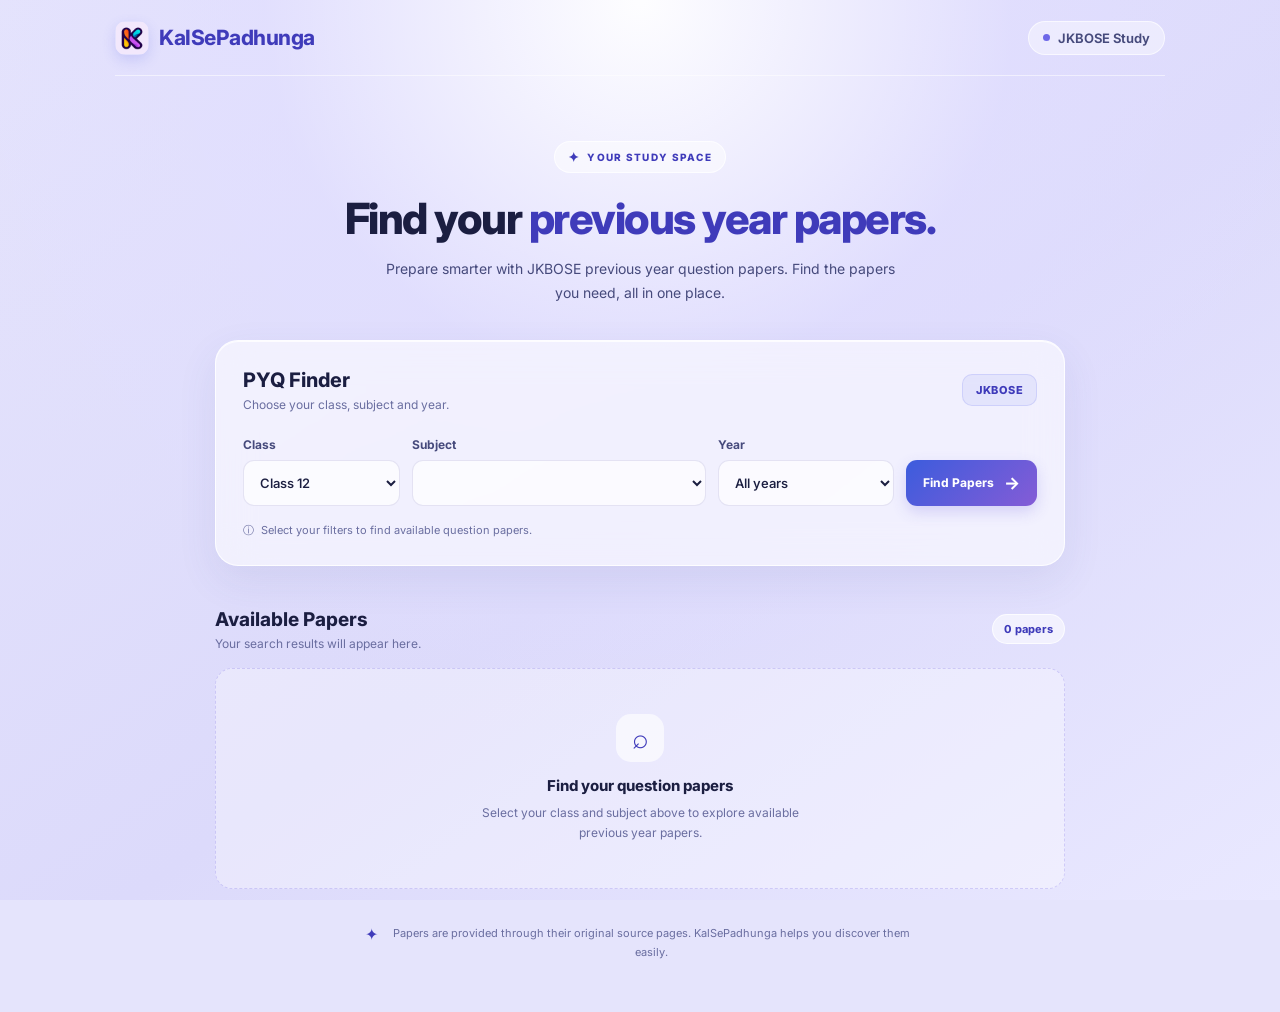
<file: kalsepadhunga/index.html>
<!DOCTYPE html>
<html lang="en-IN">
<head>
    <meta charset="UTF-8">
    <meta name="viewport" content="width=device-width, initial-scale=1.0">

    <!-- Primary SEO -->
    <title>KalSePadhunga | JKBOSE Previous Year Question Papers</title>

    <meta
        name="description"
        content="Find JKBOSE Class 11 and Class 12 previous year question papers easily. Explore question papers by class, subject and year with KalSePadhunga."
    >

    <meta name="robots" content="index, follow">
    <meta name="theme-color" content="#e5e4fc">
    <meta name="application-name" content="KalSePadhunga">

    <link rel="canonical" href="https://kalsepadhunga.netlify.app/">

    <!-- Open Graph / Social Sharing -->
    <meta property="og:type" content="website">
    <meta property="og:site_name" content="KalSePadhunga">
    <meta
        property="og:title"
        content="KalSePadhunga | JKBOSE Previous Year Question Papers"
    >
    <meta
        property="og:description"
        content="Find JKBOSE previous year question papers by class, subject and year. Your papers, all in one place."
    >
    <meta property="og:image" content="https://kalsepadhunga.netlify.app/assets/logo.png">
    <meta property="og:image:alt" content="KalSePadhunga - JKBOSE PYQ Finder">

    <!-- Twitter Card -->
    <meta name="twitter:card" content="summary">
    <meta
        name="twitter:title"
        content="KalSePadhunga | JKBOSE PYQ Finder"
    >
    <meta
        name="twitter:description"
        content="Find JKBOSE previous year question papers easily with KalSePadhunga."
    >
    <meta name="twitter:image" content="https://kalsepadhunga.netlify.app/assets/logo.png">

    <!-- Favicons -->
    <link rel="icon" href="assets/favicon_io/favicon.ico" sizes="any">
    <link
        rel="icon"
        type="image/png"
        sizes="16x16"
        href="assets/favicon_io/favicon-16x16.png"
    >
    <link
        rel="icon"
        type="image/png"
        sizes="32x32"
        href="assets/favicon_io/favicon-32x32.png"
    >
    <link
        rel="apple-touch-icon"
        sizes="180x180"
        href="assets/favicon_io/apple-touch-icon.png"
    >
    <!-- <link rel="manifest" href="assets/favicon_io/site.webmanifest"> -->

    <!-- Android icons are referenced through site.webmanifest -->

    <!-- Fonts -->
    <link rel="preconnect" href="https://fonts.googleapis.com">
    <link rel="preconnect" href="https://fonts.gstatic.com" crossorigin>

    <link
        href="https://fonts.googleapis.com/css2?family=Inter:wght@400;500;600;700;800&display=swap"
        rel="stylesheet"
    >

    <!-- Stylesheet -->
    <link rel="stylesheet" href="css/style.css">

    <script>
        !function(t,e){var o,n,p,r;e.__SV||(window.posthog && window.posthog.__loaded)||(window.posthog=e,e._i=[],e.init=function(i,s,a){function g(t,e){var o=e.split(".");2==o.length&&(t=t[o[0]],e=o[1]),t[e]=function(){t.push([e].concat(Array.prototype.slice.call(arguments,0)))}}p||((p=t.createElement("script")).type="text/javascript",p.crossOrigin="anonymous",p.async=!0,p.src=s.api_host.replace(".i.posthog.com","-assets.i.posthog.com")+"/static/array.js",p.onerror=function(){p=null},(r=t.getElementsByTagName("script")[0]).parentNode.insertBefore(p,r));var u=e;for(void 0!==a?u=e[a]=[]:a="posthog",u.people=u.people||[],Object.defineProperty(u,"toString",{configurable:!0,enumerable:!0,writable:!0,value:function(t){var e="posthog";return"posthog"!==a&&(e+="."+a),t||(e+=" (stub)"),e}}),Object.defineProperty(u.people,"toString",{configurable:!0,enumerable:!0,writable:!0,value:function(){return u.toString(1)+".people (stub)"}}),o="Hh Wh Vh Gh Zh Xh init Ad Rd $d Td Ld Oc Ed Dd kd Hd Ud Wd Vd Gd Jd capture getExtension Pd Rr Md Id calculateEventProperties Zd Kd register register_once register_for_session unregister unregister_for_session iv xd Xd getFeatureFlag getFeatureFlagPayload getFeatureFlagResult getAllFeatureFlags isFeatureEnabled reloadFeatureFlags updateFlags updateEarlyAccessFeatureEnrollment getEarlyAccessFeatures on onFeatureFlags onSurveysLoaded onSessionId getSurveys getActiveMatchingSurveys onActiveMatchingSurveysChanged renderSurvey displaySurvey cancelPendingSurvey canRenderSurvey canRenderSurveyAsync nv identify setPersonProperties unsetPersonProperties group resetGroups setPersonPropertiesForFlags resetPersonPropertiesForFlags setGroupPropertiesForFlags resetGroupPropertiesForFlags reset sv shutdown setIdentity clearIdentity get_distinct_id getGroups get_session_id get_session_replay_url alias set_config startSessionRecording stopSessionRecording sessionRecordingStarted captureException addExceptionStep captureLog startExceptionAutocapture stopExceptionAutocapture loadToolbar get_property getSessionProperty tv qd createPersonProfile setInternalOrTestUser ev rd nd opt_in_capturing opt_out_capturing sd has_opted_in_capturing has_opted_out_capturing get_explicit_consent_status is_capturing clear_opt_in_out_capturing Nd debug Fc Ds getPageViewId captureTraceFeedback captureTraceMetric bd".split(" "),n=0;n<o.length;n++)g(u,o[n]);e._i.push([i,s,a])},e.__SV=1)}(document,window.posthog||[]);
        posthog.init('phc_kqQKDsg3aTWwnSfMChhKhD78PDNbh2MAkoieXRM9ZcQ7', {
            api_host: 'https://us.i.posthog.com',
            defaults: '2026-05-30',
            person_profiles: 'identified_only', // or 'always' to create profiles for anonymous users as well
        })
    </script>

</head>

<body>

    <main class="study-page">

        <!-- Header -->
        <header class="study-header">

            <a href="index.html" class="study-brand" aria-label="KalSePadhunga Home">
                <span class="brand-mark">
                    <img
                        src="assets/favicon_io/android-chrome-192x192.png"
                        alt="KalSePadhunga Logo"
                        width="32"
                        height="32" 
                    />
                </span>
                <span>KalSePadhunga</span>
            </a>

            <div class="study-header-label">
                <span class="header-dot"></span>
                JKBOSE Study
            </div>

        </header>


        <!-- Main Content -->
        <section class="study-container">

            <!-- Intro -->
            <div class="study-intro">

                <div class="study-eyebrow">
                    <span class="eyebrow-icon">✦</span>
                    YOUR STUDY SPACE
                </div>

                <h1>
                    Find your <span>previous year papers.</span>
                </h1>

                <p>
                    Prepare smarter with JKBOSE previous year question papers.
                    Find the papers you need, all in one place.
                </p>

            </div>


            <!-- Finder -->
            <section class="finder-card" aria-labelledby="finderTitle">

                <div class="finder-heading">

                    <div>
                        <h2 id="finderTitle">PYQ Finder</h2>
                        <p>Choose your class, subject and year.</p>
                    </div>

                    <div class="board-badge">
                        JKBOSE
                    </div>

                </div>


                <form id="pyqForm" class="finder-form">

                    <div class="filter-group">
                        <label for="classFilter">Class</label>

                        <select id="classFilter" required>
                            <option value="12" selected>Class 12</option>
                            <option value="11">Class 11</option>
                        </select>
                    </div>


                    <div class="filter-group subject-filter">
                        <label for="subjectFilter">Subject</label>

                        <select id="subjectFilter">
                            <option value="All">All</option>
                        </select>
                    </div>


                    <div class="filter-group">
                        <label for="yearFilter">Year</label>

                        <select id="yearFilter">
                            <option value="">All years</option>
                        </select>
                    </div>


                    <button
                        type="submit"
                        id="searchButton"
                        class="search-button"
                    >
                        <span class="search-button-text">Find Papers</span>
                        <span class="search-arrow">→</span>
                    </button>

                </form>


                <div class="finder-note">
                    <span>ⓘ</span>
                    Select your filters to find available question papers.
                </div>

            </section>


            <!-- Results -->
            <section
                class="results-section"
                aria-labelledby="resultsTitle"
            >

                <div class="results-header">

                    <div>
                        <h2 id="resultsTitle">Available Papers</h2>
                        <p id="resultsSubtitle">
                            Your search results will appear here.
                        </p>
                    </div>

                    <span
                        id="resultsCount"
                        class="results-count"
                    >
                        0 papers
                    </span>

                </div>


                <div
                    id="resultsContainer"
                    class="results-container"
                    aria-live="polite"
                    aria-atomic="false"
                >

                    <div class="empty-state">

                        <div class="empty-icon">⌕</div>

                        <h3>Find your question papers</h3>

                        <p>
                            Select your class and subject above to explore
                            available previous year papers.
                        </p>

                    </div>

                </div>

            </section>


            <!-- Footer note -->
            <div class="study-footer-note">

                <span>✦</span>

                <p>
                    Papers are provided through their original source pages.
                    KalSePadhunga helps you discover them easily.
                </p>

            </div>

        </section>

    </main>


    <!-- JavaScript -->
    <script src="js/app.js" defer></script>
    

</body>
</html>
</file>
<file: kalsepadhunga/css/style.css>
/* Predictable sizing prevents padding/borders from increasing element width. */
*,
*::before,
*::after {
    box-sizing: border-box;
}

html,
body {
    width: 100%;
    max-width: 100%;
    margin: 0;
    overflow-x: clip;
}

html,
body,
button,
input,
select,
textarea {
    font-family: 'Inter', sans-serif;
}

body {
    min-height: 100vh;
    font-weight: 400;
    color: var(--text-primary, #252743);

    /* Keep the lavender background fixed to the viewport while content scrolls. */
    background:
        radial-gradient(
            circle at 50% 0%,
            rgba(255,255,255,0.95) 0%,
            rgba(225,222,255,0.65) 34%,
            transparent 68%
        ),
        linear-gradient(
            145deg,
            #e5e4fc,
            #dcdafb 55%,
            #e9e8ff
        );
    background-repeat: no-repeat;
    background-position: center top;
    background-size: cover;
    background-attachment: fixed;
    background-color: #e5e4fc;
}

/* ============================================================
DERAGLE THEME VARIABLES
Only variables used by Study Page
============================================================ */

:root {
    --text-primary: hsl(235 42% 18%);
    --text-secondary: hsl(235 28% 38%);
    --text-muted: hsl(235 22% 52%);

    --brand-text: hsl(242 52% 48%);

    --primary: hsl(228 65% 55%);

    --gradient-btn:
        linear-gradient(
            135deg,
            hsl(228 70% 55%),
            hsl(260 60% 60%)
        );
}


/* ============================================================
DERAGLE — STUDY PAGE
Lavender Glass Theme
============================================================ */

.study-page {
    min-height: 100vh;
    width: 100%;
    max-width: 100%;
    min-width: 0;
    padding: 0 20px 50px;
    overflow-x: clip;
}


/* HEADER */

.study-header {
    max-width: 1050px;
    margin: auto;
    min-height: 76px;

    display: flex;
    align-items: center;
    justify-content: space-between;

    border-bottom: 1px solid rgba(255,255,255,0.55);
}

.study-brand {
    display: flex;
    align-items: center;
    gap: 10px;

    color: var(--brand-text, #5964e8);
    font-size: 21px;
    font-weight: 750;
    text-decoration: none;
    letter-spacing: -0.5px;
}

.brand-mark {
    width: 34px;
    height: 34px;

    display: grid;
    place-items: center;

    color: white;
    font-size: 19px;
    font-weight: 800;

    border-radius: 11px;
    /* background: var(--gradient-btn, linear-gradient(135deg, #5964e8, #7657e8)); */

    border: 1px solid var(--gradient-btn);

    overflow: hidden;
    box-shadow: 0 5px 13px rgba(89,100,232,0.20);
}

.study-header-label {
    display: flex;
    align-items: center;
    gap: 8px;

    padding: 8px 14px;

    color: var(--text-secondary, #555b80);
    font-size: 13px;
    font-weight: 650;

    background: rgba(255,255,255,0.42);
    border: 1px solid rgba(255,255,255,0.65);
    border-radius: 30px;
}

.header-dot {
    width: 7px;
    height: 7px;
    border-radius: 50%;
    background: #6d67e8;
}


/* MAIN CONTAINER */

.study-container {
    max-width: 850px;
    margin: 0 auto;
}


/* INTRO */

.study-intro {
    padding: 65px 0 34px;
    text-align: center;
}

.study-eyebrow {
    display: inline-flex;
    align-items: center;
    gap: 7px;

    padding: 7px 13px;

    color: var(--brand-text, #5964e8);
    font-size: 10px;
    font-weight: 800;
    letter-spacing: 1.3px;

    background: rgba(255,255,255,0.48);
    border: 1px solid rgba(255,255,255,0.75);
    border-radius: 30px;
}

.eyebrow-icon {
    font-size: 13px;
}

.study-intro h1 {
    margin: 20px 0 12px;

    color: var(--text-primary, #252743);
    font-size: clamp(30px, 5vw, 43px);
    line-height: 1.2;
    font-weight: 800;
    letter-spacing: -1.5px;
}

.study-intro h1 span {
    color: var(--brand-text, #5964e8);
}

.study-intro p {
    max-width: 510px;
    margin: auto;

    color: var(--text-secondary, #555b80);
    font-size: 14px;
    line-height: 1.75;
}


/* FINDER CARD */

.finder-card {
    padding: 27px;

    background: rgba(255,255,255,0.57);
    border: 1px solid rgba(255,255,255,0.82);
    border-radius: 23px;

    box-shadow:
        0 15px 40px rgba(70,76,140,0.09),
        inset 0 1px 0 rgba(255,255,255,0.8);

    backdrop-filter: blur(18px);
    -webkit-backdrop-filter: blur(18px);
}

.finder-heading {
    min-width: 0;
    display: flex;
    align-items: center;
    justify-content: space-between;
    gap: 15px;

    margin-bottom: 25px;
}

.finder-heading h2 {
    margin: 0 0 5px;

    color: var(--text-primary, #252743);
    font-size: 20px;
    font-weight: 750;
}

.finder-heading p {
    margin: 0;

    color: var(--text-muted, #777b9b);
    font-size: 12px;
}

.board-badge {
    padding: 8px 13px;

    color: var(--brand-text, #5964e8);
    font-size: 11px;
    font-weight: 800;
    letter-spacing: 0.5px;

    background: rgba(89,100,232,0.09);
    border: 1px solid rgba(89,100,232,0.16);
    border-radius: 10px;
}


/* FILTERS */

.finder-form {
    display: grid;
    grid-template-columns: minmax(0, 0.8fr) minmax(0, 1.5fr) minmax(0, 0.9fr) auto;
    min-width: 0;
    align-items: end;
    gap: 12px;
}

.filter-group {
    display: flex;
    flex-direction: column;
    gap: 8px;
    min-width: 0;
}

.filter-group label {
    color: var(--text-secondary, #555b80);
    font-size: 12px;
    font-weight: 700;
}

.filter-group select,
.filter-group input {
    width: 100%;
    max-width: 100%;
    height: 46px;
    min-width: 0;

    padding: 0 12px;

    color: var(--text-primary, #252743);
    font-family: inherit;
    font-size: 13px;
    font-weight: 550;

    background: rgba(255,255,255,0.68);
    border: 1px solid rgba(120,117,190,0.18);
    border-radius: 11px;
    outline: none;

    transition: 0.2s ease;
}

.filter-group select {
    cursor: pointer;
}

.filter-group input::placeholder {
    color: var(--text-muted, #8588a5);
}

.filter-group select:focus,
.filter-group input:focus {
    border-color: rgba(89,100,232,0.55);
    box-shadow: 0 0 0 3px rgba(89,100,232,0.08);
    background: rgba(255,255,255,0.9);
}


/* SEARCH BUTTON */

.search-button {
    height: 46px;
    padding: 0 17px;

    display: flex;
    align-items: center;
    justify-content: center;
    gap: 10px;

    color: white;
    font-family: inherit;
    font-size: 12px;
    font-weight: 750;
    white-space: nowrap;

    background: var(--gradient-btn, linear-gradient(135deg, #5964e8, #7657e8));
    border: none;
    border-radius: 11px;

    cursor: pointer;
    box-shadow: 0 6px 15px rgba(89,76,220,0.20);

    transition: 0.2s ease;
}

.search-button:hover {
    transform: translateY(-2px);
    box-shadow: 0 9px 19px rgba(89,76,220,0.27);
}

.search-button:disabled {
    opacity: 0.65;
    cursor: wait;
    transform: none;
}

.search-arrow {
    font-size: 17px;
}


/* FINDER NOTE */

.finder-note {
    display: flex;
    align-items: center;
    gap: 7px;

    margin-top: 17px;

    color: var(--text-muted, #777b9b);
    font-size: 11px;
}


/* RESULTS */

.results-section {
    margin-top: 42px;
}

.results-header {
    min-width: 0;
    display: flex;
    align-items: center;
    justify-content: space-between;
    gap: 15px;

    margin-bottom: 17px;
}

.results-header h2 {
    margin: 0 0 5px;

    color: var(--text-primary, #252743);
    font-size: 19px;
    font-weight: 750;
}

.results-header p {
    margin: 0;

    color: var(--text-muted, #777b9b);
    font-size: 12px;
}

.results-count {
    padding: 7px 11px;

    color: var(--brand-text, #5964e8);
    font-size: 11px;
    font-weight: 750;
    white-space: nowrap;

    background: rgba(255,255,255,0.55);
    border: 1px solid rgba(255,255,255,0.78);
    border-radius: 30px;
}


/* RESULT CARD */

.results-container {
    width: 100%;
    min-width: 0;
    display: flex;
    flex-direction: column;
    gap: 12px;
}

.paper-card {
    width: 100%;
    min-width: 0;
    display: flex;
    align-items: center;
    justify-content: space-between;
    gap: 15px;

    padding: 17px 19px;

    background: rgba(255,255,255,0.61);
    border: 1px solid rgba(255,255,255,0.82);
    border-radius: 16px;

    box-shadow: 0 6px 18px rgba(70,76,140,0.055);

    transition: 0.2s ease;
}

.paper-card:hover {
    transform: translateY(-2px);
    border-color: rgba(126,112,230,0.35);
    box-shadow: 0 10px 23px rgba(70,76,140,0.10);
}

.paper-info {
    min-width: 0;
    overflow-wrap: anywhere;
}

.paper-subject {
    margin: 0 0 9px;

    color: var(--text-primary, #252743);
    font-size: 15px;
    font-weight: 750;
}

.paper-meta {
    display: flex;
    align-items: center;
    flex-wrap: wrap;
    gap: 7px;
}

.paper-meta span {
    padding: 5px 9px;

    color: var(--text-secondary, #555b80);
    font-size: 10px;
    font-weight: 650;

    background: rgba(89,100,232,0.07);
    border: 1px solid rgba(89,100,232,0.10);
    border-radius: 7px;
}

.paper-year {
    color: var(--brand-text, #5964e8) !important;
    background: rgba(89,100,232,0.12) !important;
}

.view-paper-button {
    flex-shrink: 0;

    padding: 10px 14px;

    display: inline-flex;
    align-items: center;
    gap: 8px;

    color: var(--brand-text, #5964e8);
    font-size: 11px;
    font-weight: 750;
    text-decoration: none;
    white-space: nowrap;

    background: rgba(255,255,255,0.65);
    border: 1px solid rgba(89,100,232,0.20);
    border-radius: 10px;

    transition: 0.2s ease;
}

.view-paper-button:hover {
    color: white;
    background: var(--gradient-btn, linear-gradient(135deg, #5964e8, #7657e8));
    border-color: transparent;
}


/* EMPTY / LOADING / ERROR */

.empty-state {
    padding: 45px 20px;
    text-align: center;

    background: rgba(255,255,255,0.35);
    border: 1px dashed rgba(126,112,230,0.28);
    border-radius: 17px;
}

.empty-icon {
    width: 48px;
    height: 48px;

    display: grid;
    place-items: center;

    margin: 0 auto 14px;

    color: var(--brand-text, #5964e8);
    font-size: 28px;

    background: rgba(255,255,255,0.65);
    border-radius: 15px;
}

.empty-state h3 {
    margin: 0 0 8px;

    color: var(--text-primary, #252743);
    font-size: 15px;
    font-weight: 750;
}

.empty-state p {
    max-width: 350px;
    margin: auto;

    color: var(--text-muted, #777b9b);
    font-size: 12px;
    line-height: 1.7;
}

.empty-state.error h3 {
    color: #b34e62;
}

.loading-indicator {
    padding: 35px 15px;
    text-align: center;

    color: var(--text-secondary, #555b80);
    font-size: 12px;
}

.loading-spinner {
    width: 25px;
    height: 25px;

    margin: 0 auto 12px;

    border: 3px solid rgba(89,100,232,0.15);
    border-top-color: var(--primary, #5964e8);
    border-radius: 50%;

    animation: study-spin 0.7s linear infinite;
}

@keyframes study-spin {
    to {
        transform: rotate(360deg);
    }
}


/* FOOTER NOTE */

.study-footer-note {
    display: flex;
    align-items: flex-start;
    justify-content: center;
    gap: 9px;

    max-width: 550px;
    margin: 35px auto 0;

    color: var(--text-muted, #777b9b);
    text-align: center;
}

.study-footer-note span {
    color: var(--brand-text, #5964e8);
}

.study-footer-note p {
    margin: 0;
    font-size: 11px;
    line-height: 1.7;
}


/* RESPONSIVE */

@media (max-width: 700px) {

    .study-page {
        padding: 0 15px 35px;
    }

    .study-header {
        min-height: 65px;
    }

    .study-intro {
        padding: 48px 0 27px;
    }

    .study-intro h1 {
        letter-spacing: -1px;
    }

    .finder-card {
        padding: 21px 17px;
        border-radius: 19px;
    }

    .finder-form {
        grid-template-columns: 1fr 1fr;
    }

    .subject-filter {
        grid-column: 1 / -1;
        grid-row: 1;
    }

    .search-button {
        width: 100%;
    }

    .paper-card {
        padding: 15px;
    }
}


@media (max-width: 420px) {

    .finder-form {
        grid-template-columns: 1fr;
    }

    .subject-filter {
        grid-column: auto;
    }

    .finder-heading h2 {
        font-size: 18px;
    }

    .paper-card {
        align-items: flex-start;
        flex-direction: column;
    }

    .view-paper-button {
        width: 100%;
        justify-content: center;
    }

    .results-header h2 {
        font-size: 17px;
    }
}


/* removing header label when width is less than 400px */
@media (max-width: 400px) {
    .study-header-label {
        display: none;
    }
}
</file>
